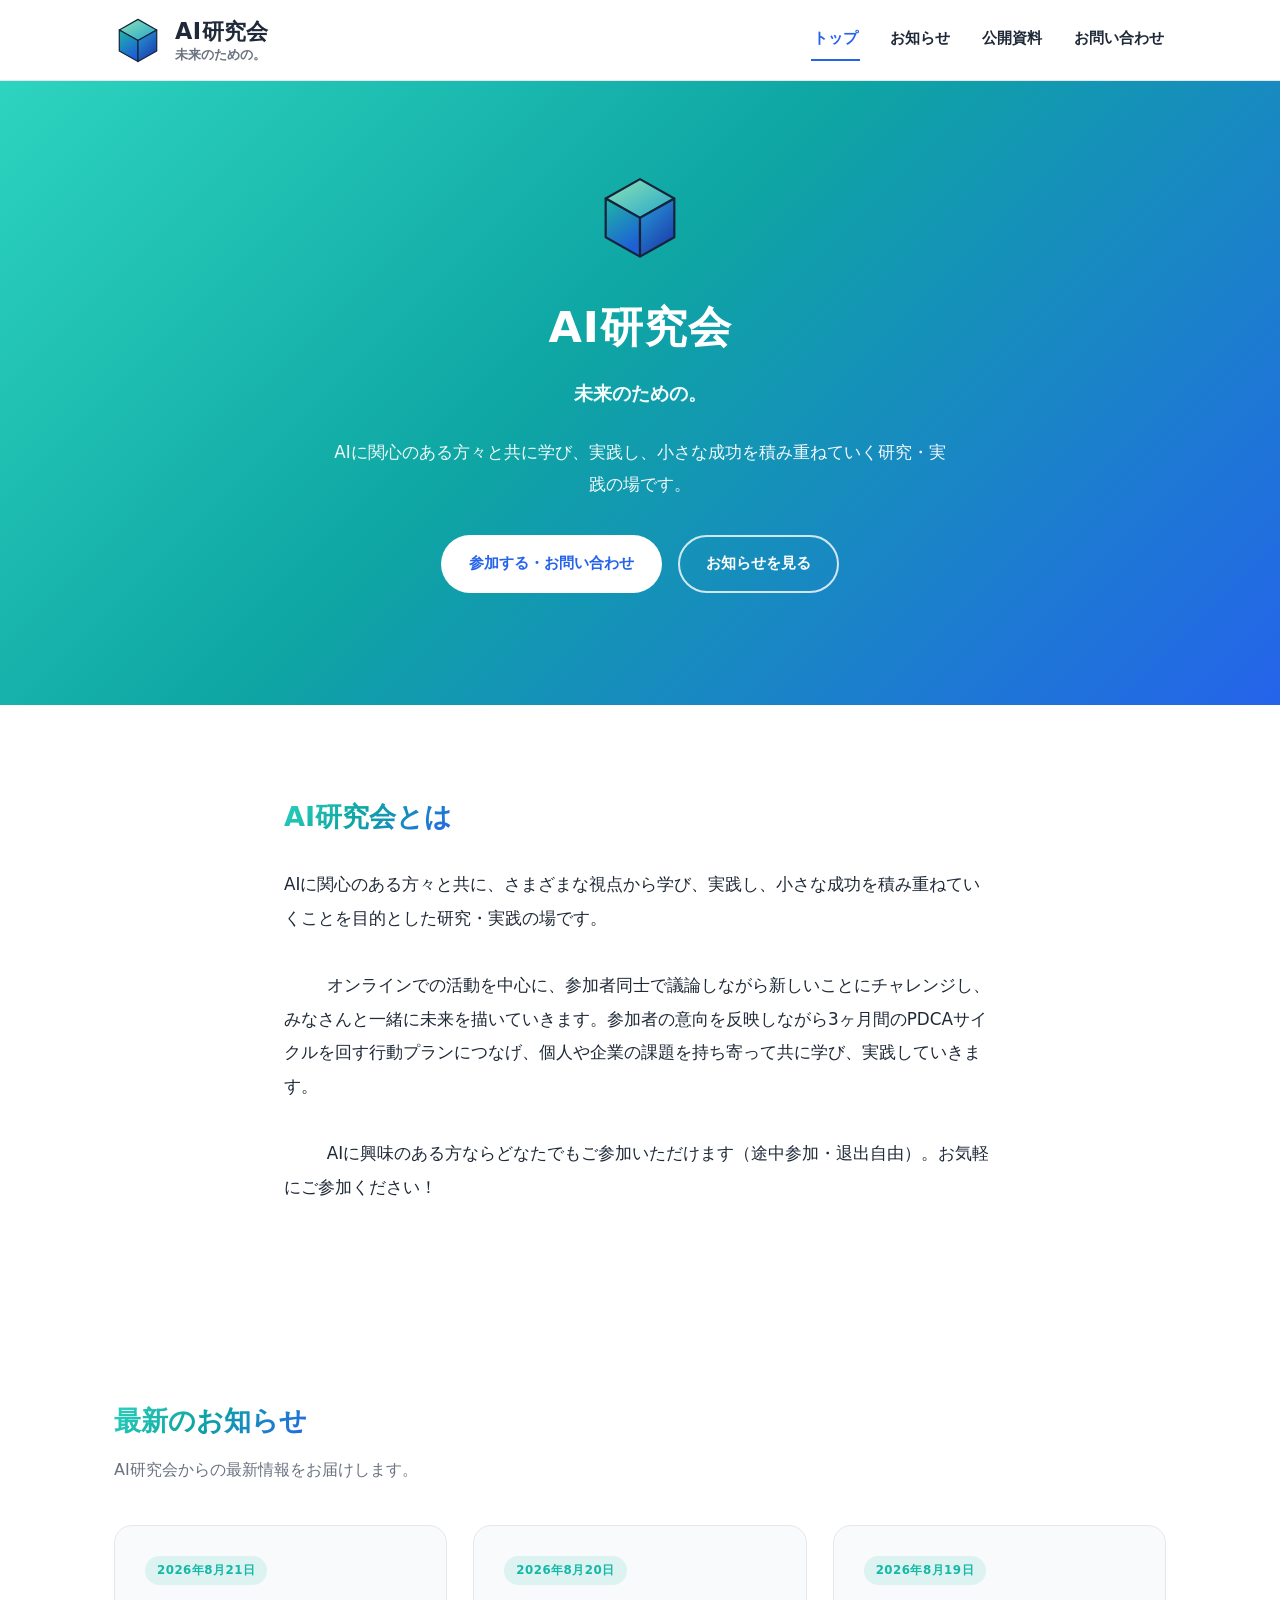
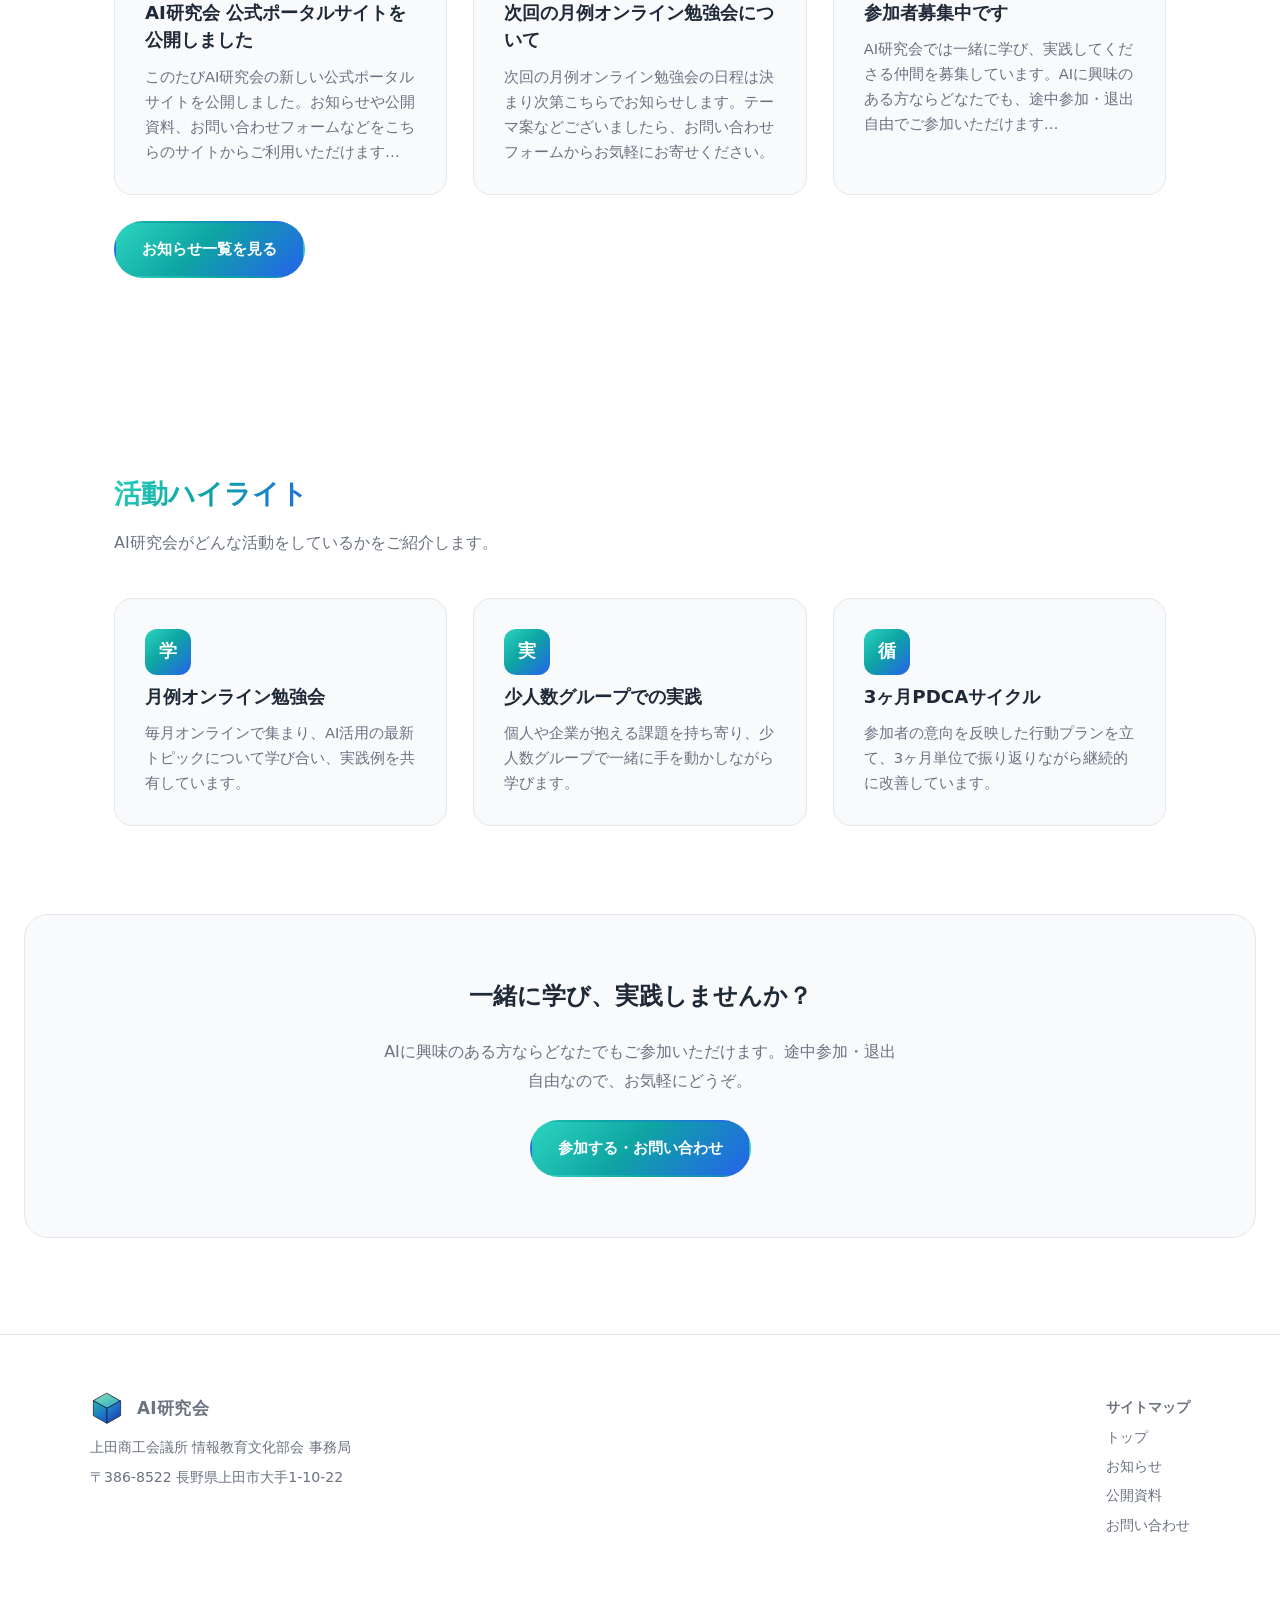
<file: index.html>
<!DOCTYPE html>
<html lang="ja">

<head>
  <meta charset="UTF-8">
  <meta name="viewport" content="width=device-width, initial-scale=1">
  <title>AI研究会 ― 未来のための。</title>
  <meta name="description" content="AIに関心のある方々と共に学び、実践し、小さな成功を積み重ねていくAI研究会の公式サイトです。">
  <link rel="stylesheet" href="css/style.css">
</head>

<body>
  <header class="site-header">
    <div class="header-inner">
      <a class="logo-link" href="index.html">
        <span class="cube-svg">
          <svg width="48" height="48" viewBox="0 0 200 200" aria-hidden="true">
            <defs>
              <linearGradient id="hgtop" x1="0" y1="0" x2="1" y2="1">
                <stop offset="0" stop-color="#8ee3b6" />
                <stop offset="1" stop-color="#22a6c9" />
              </linearGradient>
              <linearGradient id="hgleft" x1="0" y1="0" x2="0.4" y2="1">
                <stop offset="0" stop-color="#1fb7a6" />
                <stop offset="1" stop-color="#1d5fd6" />
              </linearGradient>
              <linearGradient id="hgright" x1="0" y1="0" x2="0.6" y2="1">
                <stop offset="0" stop-color="#279fd9" />
                <stop offset="1" stop-color="#1c3fae" />
              </linearGradient>
            </defs>
            <g stroke="#16233b" stroke-width="5" stroke-linejoin="round" stroke-linecap="round">
              <polygon points="100,14 178,58 100,102 22,58" fill="url(#hgtop)" />
              <polygon points="22,58 100,102 100,190 22,146" fill="url(#hgleft)" />
              <polygon points="178,58 100,102 100,190 178,146" fill="url(#hgright)" />
            </g>
          </svg>
        </span>
        <span class="logo-text">
          <span class="logo-title">AI研究会</span>
          <span class="logo-slogan">未来のための。</span>
        </span>
      </a>
      <nav class="desktop-nav">
        <a href="index.html" class="active">トップ</a>
        <a href="news/index.html">お知らせ</a>
        <a href="documents/index.html">公開資料</a>
        <a href="contact/index.html">お問い合わせ</a>
      </nav>
      <button class="menu-btn" aria-label="メニュー">
        <svg viewBox="0 0 24 24" fill="none" stroke="currentColor" stroke-width="2">
          <line x1="3" y1="6" x2="21" y2="6" />
          <line x1="3" y1="12" x2="21" y2="12" />
          <line x1="3" y1="18" x2="21" y2="18" />
        </svg>
      </button>
    </div>
    <nav class="mobile-nav">
      <a href="index.html" class="active">トップ</a>
      <a href="news/index.html">お知らせ</a>
      <a href="documents/index.html">公開資料</a>
      <a href="contact/index.html">お問い合わせ</a>
    </nav>
  </header>

  <main>
    <section class="hero">
      <div class="hero-inner">
        <span class="cube-svg">
          <svg width="88" height="88" viewBox="0 0 200 200" aria-hidden="true">
            <defs>
              <linearGradient id="herotop" x1="0" y1="0" x2="1" y2="1">
                <stop offset="0" stop-color="#8ee3b6" />
                <stop offset="1" stop-color="#22a6c9" />
              </linearGradient>
              <linearGradient id="heroleft" x1="0" y1="0" x2="0.4" y2="1">
                <stop offset="0" stop-color="#1fb7a6" />
                <stop offset="1" stop-color="#1d5fd6" />
              </linearGradient>
              <linearGradient id="heroright" x1="0" y1="0" x2="0.6" y2="1">
                <stop offset="0" stop-color="#279fd9" />
                <stop offset="1" stop-color="#1c3fae" />
              </linearGradient>
            </defs>
            <g stroke="#16233b" stroke-width="5" stroke-linejoin="round" stroke-linecap="round">
              <polygon points="100,14 178,58 100,102 22,58" fill="url(#herotop)" />
              <polygon points="22,58 100,102 100,190 22,146" fill="url(#heroleft)" />
              <polygon points="178,58 100,102 100,190 178,146" fill="url(#heroright)" />
            </g>
          </svg>
        </span>
        <h1>AI研究会</h1>
        <p class="slogan">未来のための。</p>
        <p class="lead">AIに関心のある方々と共に学び、実践し、小さな成功を積み重ねていく研究・実践の場です。</p>
        <div class="hero-ctas">
          <a class="btn btn-solid" href="contact/index.html">参加する・お問い合わせ</a>
          <a class="btn btn-outline" href="news/index.html">お知らせを見る</a>
        </div>
      </div>
    </section>

    <section class="section section-narrow">
      <h2>AI研究会とは</h2>
      <p class="intro-text">AIに関心のある方々と共に、さまざまな視点から学び、実践し、小さな成功を積み重ねていくことを目的とした研究・実践の場です。

        オンラインでの活動を中心に、参加者同士で議論しながら新しいことにチャレンジし、みなさんと一緒に未来を描いていきます。参加者の意向を反映しながら3ヶ月間のPDCAサイクルを回す行動プランにつなげ、個人や企業の課題を持ち寄って共に学び、実践していきます。

        AIに興味のある方ならどなたでもご参加いただけます（途中参加・退出自由）。お気軽にご参加ください！</p>
    </section>

    <section class="section">
      <h2>最新のお知らせ</h2>
      <p class="section-sub">AI研究会からの最新情報をお届けします。</p>
      <div class="card-grid">
        <a class="card" href="news/1.html">
          <span class="date">2026年8月21日</span>
          <h3>AI研究会 公式ポータルサイトを公開しました</h3>
          <p>このたびAI研究会の新しい公式ポータルサイトを公開しました。お知らせや公開資料、お問い合わせフォームなどをこちらのサイトからご利用いただけます…</p>
        </a>
        <a class="card" href="news/2.html">
          <span class="date">2026年8月20日</span>
          <h3>次回の月例オンライン勉強会について</h3>
          <p>次回の月例オンライン勉強会の日程は決まり次第こちらでお知らせします。テーマ案などございましたら、お問い合わせフォームからお気軽にお寄せください。</p>
        </a>
        <a class="card" href="news/3.html">
          <span class="date">2026年8月19日</span>
          <h3>参加者募集中です</h3>
          <p>AI研究会では一緒に学び、実践してくださる仲間を募集しています。AIに興味のある方ならどなたでも、途中参加・退出自由でご参加いただけます…</p>
        </a>
      </div>
      <p style="margin-top:26px"><a class="btn btn-primary" href="news/index.html">お知らせ一覧を見る</a></p>
    </section>

    <section class="section">
      <h2>活動ハイライト</h2>
      <p class="section-sub">AI研究会がどんな活動をしているかをご紹介します。</p>
      <div class="card-grid">
        <div class="card">
          <div class="highlight-icon">学</div>
          <h3>月例オンライン勉強会</h3>
          <p>毎月オンラインで集まり、AI活用の最新トピックについて学び合い、実践例を共有しています。</p>
        </div>
        <div class="card">
          <div class="highlight-icon">実</div>
          <h3>少人数グループでの実践</h3>
          <p>個人や企業が抱える課題を持ち寄り、少人数グループで一緒に手を動かしながら学びます。</p>
        </div>
        <div class="card">
          <div class="highlight-icon">循</div>
          <h3>3ヶ月PDCAサイクル</h3>
          <p>参加者の意向を反映した行動プランを立て、3ヶ月単位で振り返りながら継続的に改善しています。</p>
        </div>
      </div>
    </section>

    <div class="cta-banner">
      <h2>一緒に学び、実践しませんか？</h2>
      <p>AIに興味のある方ならどなたでもご参加いただけます。途中参加・退出自由なので、お気軽にどうぞ。</p>
      <a class="btn btn-primary" href="contact/index.html">参加する・お問い合わせ</a>
    </div>
  </main>

  <footer class="site-footer">
    <div class="footer-inner">
      <div>
        <a class="logo-link" href="index.html">
          <span class="cube-svg">
            <svg width="34" height="34" viewBox="0 0 200 200" aria-hidden="true">
              <defs>
                <linearGradient id="fgtop" x1="0" y1="0" x2="1" y2="1">
                  <stop offset="0" stop-color="#8ee3b6" />
                  <stop offset="1" stop-color="#22a6c9" />
                </linearGradient>
                <linearGradient id="fgleft" x1="0" y1="0" x2="0.4" y2="1">
                  <stop offset="0" stop-color="#1fb7a6" />
                  <stop offset="1" stop-color="#1d5fd6" />
                </linearGradient>
                <linearGradient id="fgright" x1="0" y1="0" x2="0.6" y2="1">
                  <stop offset="0" stop-color="#279fd9" />
                  <stop offset="1" stop-color="#1c3fae" />
                </linearGradient>
              </defs>
              <g stroke="#16233b" stroke-width="5" stroke-linejoin="round" stroke-linecap="round">
                <polygon points="100,14 178,58 100,102 22,58" fill="url(#fgtop)" />
                <polygon points="22,58 100,102 100,190 22,146" fill="url(#fgleft)" />
                <polygon points="178,58 100,102 100,190 178,146" fill="url(#fgright)" />
              </g>
            </svg>
          </span>
          <span class="logo-text"><span class="logo-title" style="font-size:1.05rem">AI研究会</span></span>
        </a>
        <p>上田商工会議所 情報教育文化部会 事務局</p>
        <p>〒386-8522 長野県上田市大手1-10-22</p>
      </div>
      <div>
        <p><strong>サイトマップ</strong></p>
        <p><a href="index.html">トップ</a></p>
        <p><a href="news/index.html">お知らせ</a></p>
        <p><a href="documents/index.html">公開資料</a></p>
        <p><a href="contact/index.html">お問い合わせ</a></p>
      </div>
    </div>
  </footer>
  <script src="js/main.js"></script>
</body>

</html>
</file>
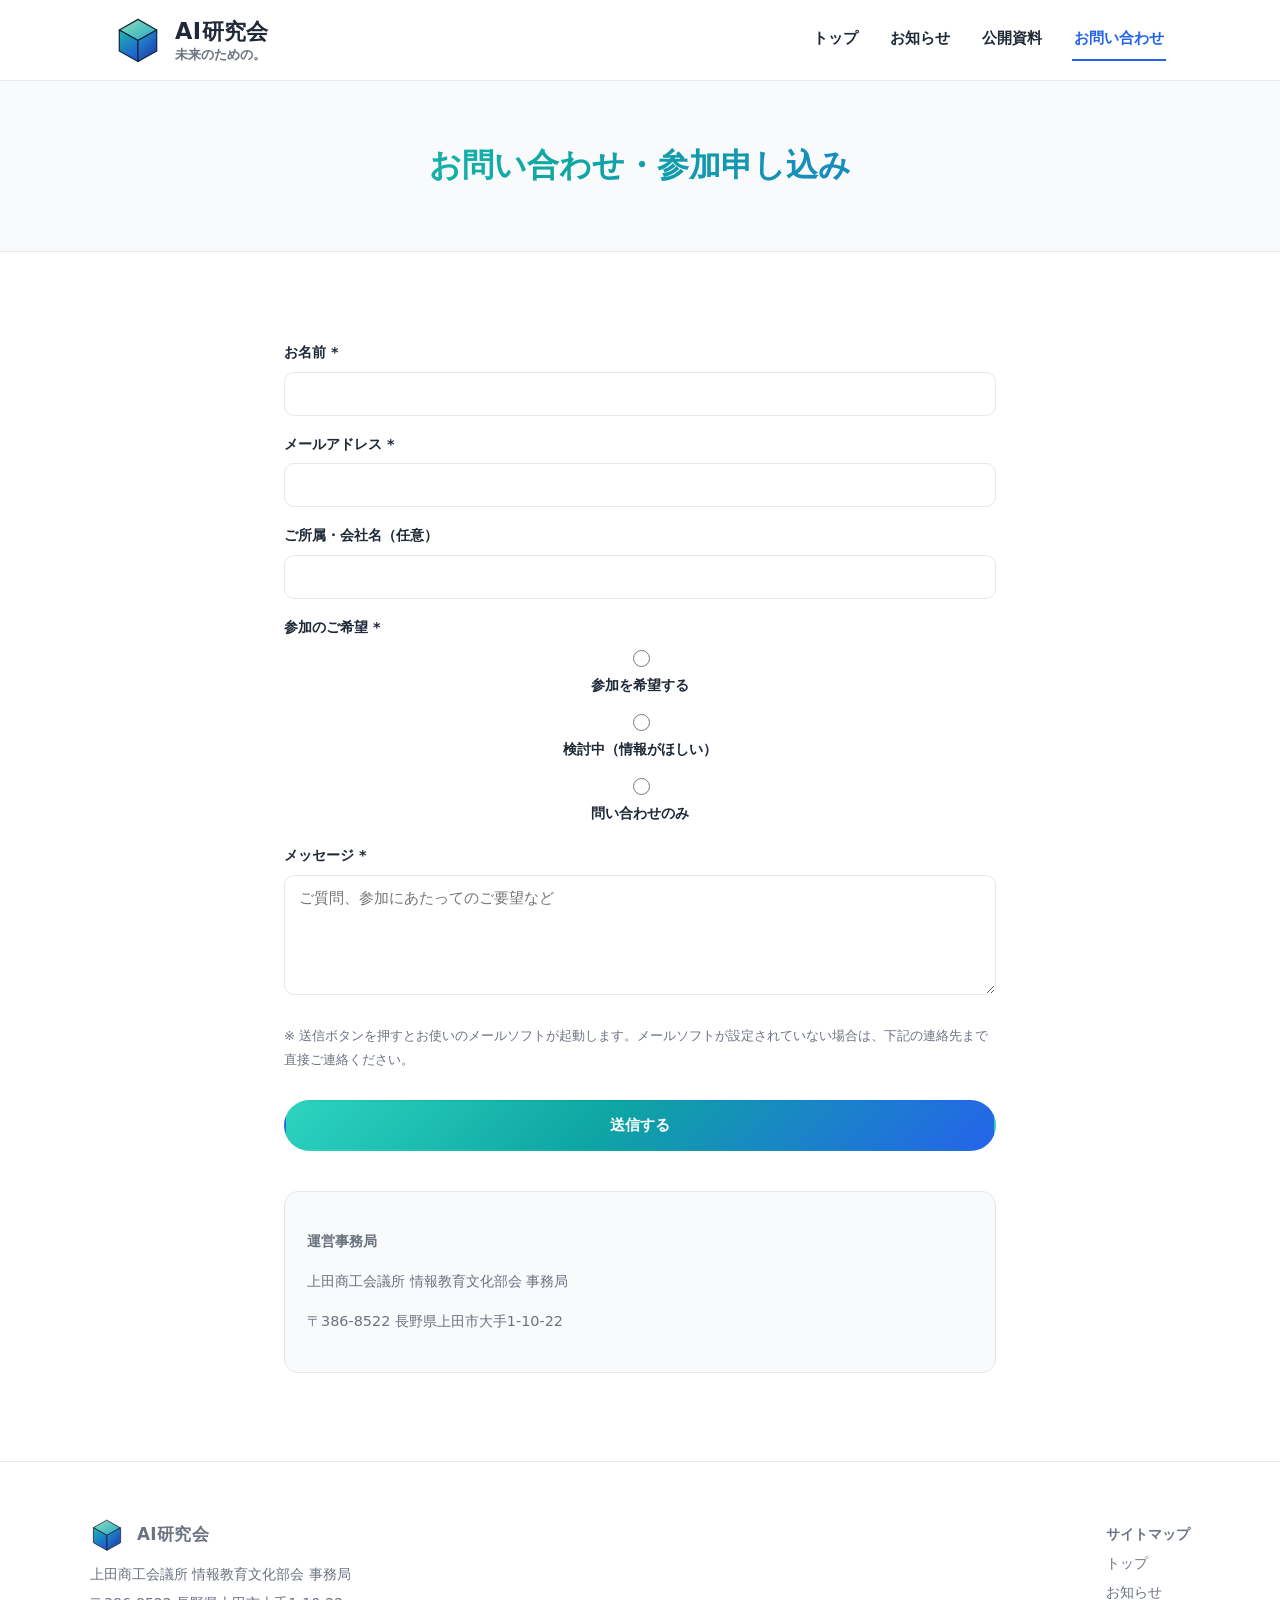
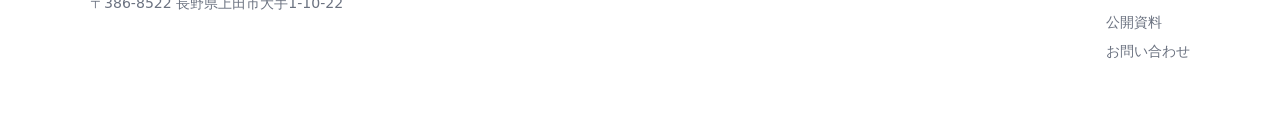
<file: contact/index.html>
<!DOCTYPE html>
<html lang="ja">

<head>
    <meta charset="UTF-8">
    <meta name="viewport" content="width=device-width, initial-scale=1">
    <title>お問い合わせ・参加申し込み ― AI研究会</title>
    <link rel="stylesheet" href="../css/style.css">
</head>

<body>
    <header class="site-header">
        <div class="header-inner">
            <a class="logo-link" href="../index.html">
                <span class="cube-svg">
                    <svg width="48" height="48" viewBox="0 0 200 200" aria-hidden="true">
                        <defs>
                            <linearGradient id="hgtop" x1="0" y1="0" x2="1" y2="1">
                                <stop offset="0" stop-color="#8ee3b6" />
                                <stop offset="1" stop-color="#22a6c9" />
                            </linearGradient>
                            <linearGradient id="hgleft" x1="0" y1="0" x2="0.4" y2="1">
                                <stop offset="0" stop-color="#1fb7a6" />
                                <stop offset="1" stop-color="#1d5fd6" />
                            </linearGradient>
                            <linearGradient id="hgright" x1="0" y1="0" x2="0.6" y2="1">
                                <stop offset="0" stop-color="#279fd9" />
                                <stop offset="1" stop-color="#1c3fae" />
                            </linearGradient>
                        </defs>
                        <g stroke="#16233b" stroke-width="5" stroke-linejoin="round" stroke-linecap="round">
                            <polygon points="100,14 178,58 100,102 22,58" fill="url(#hgtop)" />
                            <polygon points="22,58 100,102 100,190 22,146" fill="url(#hgleft)" />
                            <polygon points="178,58 100,102 100,190 178,146" fill="url(#hgright)" />
                        </g>
                    </svg>
                </span>
                <span class="logo-text">
                    <span class="logo-title">AI研究会</span>
                    <span class="logo-slogan">未来のための。</span>
                </span>
            </a>
            <nav class="desktop-nav">
                <a href="../index.html">トップ</a>
                <a href="../news/index.html">お知らせ</a>
                <a href="../documents/index.html">公開資料</a>
                <a href="index.html" class="active">お問い合わせ</a>
            </nav>
            <button class="menu-btn" aria-label="メニュー">
                <svg viewBox="0 0 24 24" fill="none" stroke="currentColor" stroke-width="2">
                    <line x1="3" y1="6" x2="21" y2="6" />
                    <line x1="3" y1="12" x2="21" y2="12" />
                    <line x1="3" y1="18" x2="21" y2="18" />
                </svg>
            </button>
        </div>
        <nav class="mobile-nav">
            <a href="../index.html">トップ</a>
            <a href="../news/index.html">お知らせ</a>
            <a href="../documents/index.html">公開資料</a>
            <a href="index.html" class="active">お問い合わせ</a>
        </nav>
    </header>

    <main>
        <div class="page-header">
            <h1>お問い合わせ・参加申し込み</h1>
        </div>
        <section class="section section-narrow">
            <!--
      このサイトは静的サイト（Cloudflare Pages）なのでサーバー処理はできません。
      下記フォームは mailto: で送信する簡易版です。実運用では、
      1) action の宛先メールアドレスを実際のものに変更するか、
      2) Formspree ( https://formspree.io/ ) 等のフォーム送信サービスの action URL に差し替えるか、
      3) Cloudflare Pages Functions ( /functions/api/contact.js ) を追加してAPI化する
      ことをおすすめします。詳しくは README.md を参照してください。
    -->
            <form class="contact-form" action="mailto:info@ai-kenkyukai.example.jp" method="POST" enctype="text/plain">
                <label>お名前 *
                    <input name="name" type="text" required>
                </label>
                <label>メールアドレス *
                    <input name="email" type="email" required>
                </label>
                <label>ご所属・会社名（任意）
                    <input name="affiliation" type="text">
                </label>
                <fieldset class="radio-group">
                    <legend>参加のご希望 *</legend>
                    <label class="radio-option"><input type="radio" name="participation" value="参加を希望する" required>
                        参加を希望する</label>
                    <label class="radio-option"><input type="radio" name="participation" value="検討中（情報がほしい）">
                        検討中（情報がほしい）</label>
                    <label class="radio-option"><input type="radio" name="participation" value="問い合わせのみ">
                        問い合わせのみ</label>
                </fieldset>
                <label>メッセージ *
                    <textarea name="message" required placeholder="ご質問、参加にあたってのご要望など"></textarea>
                </label>
                <p class="form-note">※ 送信ボタンを押すとお使いのメールソフトが起動します。メールソフトが設定されていない場合は、下記の連絡先まで直接ご連絡ください。</p>
                <button class="btn btn-primary" type="submit">送信する</button>
            </form>

            <div class="contact-info-box">
                <p><strong>運営事務局</strong></p>
                <p>上田商工会議所 情報教育文化部会 事務局</p>
                <p>〒386-8522 長野県上田市大手1-10-22</p>
            </div>
        </section>
    </main>

    <footer class="site-footer">
        <div class="footer-inner">
            <div>
                <a class="logo-link" href="../index.html">
                    <span class="cube-svg">
                        <svg width="34" height="34" viewBox="0 0 200 200" aria-hidden="true">
                            <defs>
                                <linearGradient id="fgtop" x1="0" y1="0" x2="1" y2="1">
                                    <stop offset="0" stop-color="#8ee3b6" />
                                    <stop offset="1" stop-color="#22a6c9" />
                                </linearGradient>
                                <linearGradient id="fgleft" x1="0" y1="0" x2="0.4" y2="1">
                                    <stop offset="0" stop-color="#1fb7a6" />
                                    <stop offset="1" stop-color="#1d5fd6" />
                                </linearGradient>
                                <linearGradient id="fgright" x1="0" y1="0" x2="0.6" y2="1">
                                    <stop offset="0" stop-color="#279fd9" />
                                    <stop offset="1" stop-color="#1c3fae" />
                                </linearGradient>
                            </defs>
                            <g stroke="#16233b" stroke-width="5" stroke-linejoin="round" stroke-linecap="round">
                                <polygon points="100,14 178,58 100,102 22,58" fill="url(#fgtop)" />
                                <polygon points="22,58 100,102 100,190 22,146" fill="url(#fgleft)" />
                                <polygon points="178,58 100,102 100,190 178,146" fill="url(#fgright)" />
                            </g>
                        </svg>
                    </span>
                    <span class="logo-text"><span class="logo-title" style="font-size:1.05rem">AI研究会</span></span>
                </a>
                <p>上田商工会議所 情報教育文化部会 事務局</p>
                <p>〒386-8522 長野県上田市大手1-10-22</p>
            </div>
            <div>
                <p><strong>サイトマップ</strong></p>
                <p><a href="../index.html">トップ</a></p>
                <p><a href="../news/index.html">お知らせ</a></p>
                <p><a href="../documents/index.html">公開資料</a></p>
                <p><a href="index.html">お問い合わせ</a></p>
            </div>
        </div>
    </footer>
    <script src="../js/main.js"></script>
</body>

</html>
</file>
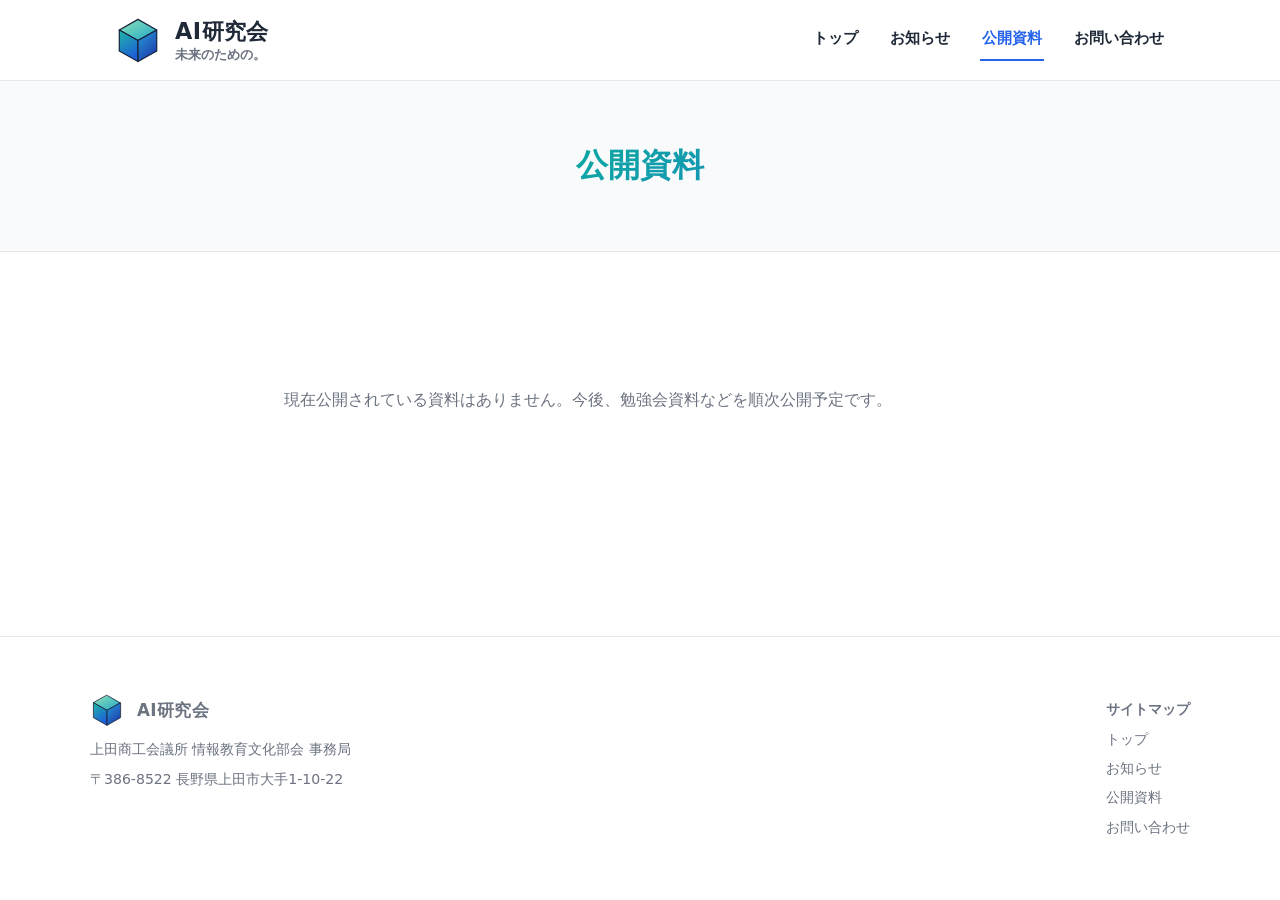
<file: documents/index.html>
<!DOCTYPE html>
<html lang="ja">
<head>
<meta charset="UTF-8">
<meta name="viewport" content="width=device-width, initial-scale=1">
<title>公開資料 ― AI研究会</title>
<link rel="stylesheet" href="../css/style.css">
</head>
<body>
<header class="site-header">
  <div class="header-inner">
    <a class="logo-link" href="../index.html">
      <span class="cube-svg">
        <svg width="48" height="48" viewBox="0 0 200 200" aria-hidden="true">
          <defs>
            <linearGradient id="hgtop" x1="0" y1="0" x2="1" y2="1"><stop offset="0" stop-color="#8ee3b6"/><stop offset="1" stop-color="#22a6c9"/></linearGradient>
            <linearGradient id="hgleft" x1="0" y1="0" x2="0.4" y2="1"><stop offset="0" stop-color="#1fb7a6"/><stop offset="1" stop-color="#1d5fd6"/></linearGradient>
            <linearGradient id="hgright" x1="0" y1="0" x2="0.6" y2="1"><stop offset="0" stop-color="#279fd9"/><stop offset="1" stop-color="#1c3fae"/></linearGradient>
          </defs>
          <g stroke="#16233b" stroke-width="5" stroke-linejoin="round" stroke-linecap="round">
            <polygon points="100,14 178,58 100,102 22,58" fill="url(#hgtop)"/>
            <polygon points="22,58 100,102 100,190 22,146" fill="url(#hgleft)"/>
            <polygon points="178,58 100,102 100,190 178,146" fill="url(#hgright)"/>
          </g>
        </svg>
      </span>
      <span class="logo-text">
        <span class="logo-title">AI研究会</span>
        <span class="logo-slogan">未来のための。</span>
      </span>
    </a>
    <nav class="desktop-nav">
      <a href="../index.html">トップ</a>
      <a href="../news/index.html">お知らせ</a>
      <a href="index.html" class="active">公開資料</a>
      <a href="../contact/index.html">お問い合わせ</a>
    </nav>
    <button class="menu-btn" aria-label="メニュー">
      <svg viewBox="0 0 24 24" fill="none" stroke="currentColor" stroke-width="2"><line x1="3" y1="6" x2="21" y2="6"/><line x1="3" y1="12" x2="21" y2="12"/><line x1="3" y1="18" x2="21" y2="18"/></svg>
    </button>
  </div>
  <nav class="mobile-nav">
    <a href="../index.html">トップ</a>
    <a href="../news/index.html">お知らせ</a>
    <a href="index.html" class="active">公開資料</a>
    <a href="../contact/index.html">お問い合わせ</a>
  </nav>
</header>

<main>
  <div class="page-header"><h1>公開資料</h1></div>
  <section class="section section-narrow">
    <!--
      現在、公開されている資料はまだありません。
      資料を追加する場合は下記のような doc-item ブロックを追加してください（PDF等を
      documents/files/ に置き、href をそのパスにするだけです）。

      <div class="doc-item">
        <div class="doc-ext">PDF</div>
        <div class="meta">
          <h3>資料タイトル</h3>
          <p>資料の説明文</p>
          <span class="date" style="margin-top:8px">2026年1月1日</span>
        </div>
        <a class="btn btn-primary" href="files/example.pdf" download>ダウンロード</a>
      </div>
    -->
    <p class="empty-note">現在公開されている資料はありません。今後、勉強会資料などを順次公開予定です。</p>
  </section>
</main>

<footer class="site-footer">
  <div class="footer-inner">
    <div>
      <a class="logo-link" href="../index.html">
        <span class="cube-svg">
          <svg width="34" height="34" viewBox="0 0 200 200" aria-hidden="true">
            <defs>
              <linearGradient id="fgtop" x1="0" y1="0" x2="1" y2="1"><stop offset="0" stop-color="#8ee3b6"/><stop offset="1" stop-color="#22a6c9"/></linearGradient>
              <linearGradient id="fgleft" x1="0" y1="0" x2="0.4" y2="1"><stop offset="0" stop-color="#1fb7a6"/><stop offset="1" stop-color="#1d5fd6"/></linearGradient>
              <linearGradient id="fgright" x1="0" y1="0" x2="0.6" y2="1"><stop offset="0" stop-color="#279fd9"/><stop offset="1" stop-color="#1c3fae"/></linearGradient>
            </defs>
            <g stroke="#16233b" stroke-width="5" stroke-linejoin="round" stroke-linecap="round">
              <polygon points="100,14 178,58 100,102 22,58" fill="url(#fgtop)"/>
              <polygon points="22,58 100,102 100,190 22,146" fill="url(#fgleft)"/>
              <polygon points="178,58 100,102 100,190 178,146" fill="url(#fgright)"/>
            </g>
          </svg>
        </span>
        <span class="logo-text"><span class="logo-title" style="font-size:1.05rem">AI研究会</span></span>
      </a>
      <p>上田商工会議所 情報教育文化部会 事務局</p>
      <p>〒386-8522 長野県上田市大手1-10-22</p>
    </div>
    <div>
      <p><strong>サイトマップ</strong></p>
      <p><a href="../index.html">トップ</a></p>
      <p><a href="../news/index.html">お知らせ</a></p>
      <p><a href="index.html">公開資料</a></p>
      <p><a href="../contact/index.html">お問い合わせ</a></p>
    </div>
  </div>
</footer>
<script src="../js/main.js"></script>
</body>
</html>
</file>
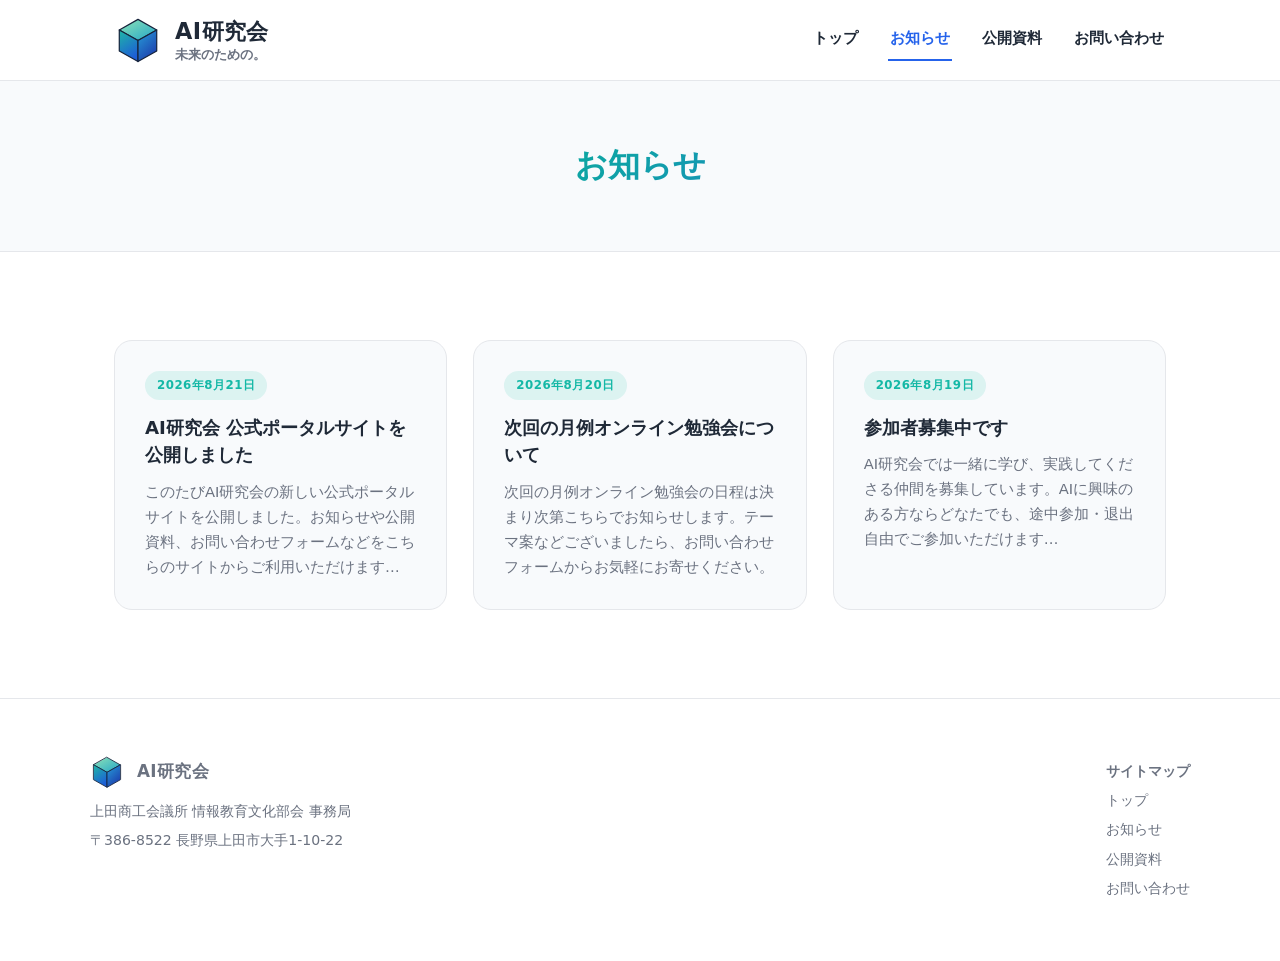
<file: news/index.html>
<!DOCTYPE html>
<html lang="ja">

<head>
    <meta charset="UTF-8">
    <meta name="viewport" content="width=device-width, initial-scale=1">
    <title>お知らせ ― AI研究会</title>
    <link rel="stylesheet" href="../css/style.css">
</head>

<body>
    <header class="site-header">
        <div class="header-inner">
            <a class="logo-link" href="../index.html">
                <span class="cube-svg">
                    <svg width="48" height="48" viewBox="0 0 200 200" aria-hidden="true">
                        <defs>
                            <linearGradient id="hgtop" x1="0" y1="0" x2="1" y2="1">
                                <stop offset="0" stop-color="#8ee3b6" />
                                <stop offset="1" stop-color="#22a6c9" />
                            </linearGradient>
                            <linearGradient id="hgleft" x1="0" y1="0" x2="0.4" y2="1">
                                <stop offset="0" stop-color="#1fb7a6" />
                                <stop offset="1" stop-color="#1d5fd6" />
                            </linearGradient>
                            <linearGradient id="hgright" x1="0" y1="0" x2="0.6" y2="1">
                                <stop offset="0" stop-color="#279fd9" />
                                <stop offset="1" stop-color="#1c3fae" />
                            </linearGradient>
                        </defs>
                        <g stroke="#16233b" stroke-width="5" stroke-linejoin="round" stroke-linecap="round">
                            <polygon points="100,14 178,58 100,102 22,58" fill="url(#hgtop)" />
                            <polygon points="22,58 100,102 100,190 22,146" fill="url(#hgleft)" />
                            <polygon points="178,58 100,102 100,190 178,146" fill="url(#hgright)" />
                        </g>
                    </svg>
                </span>
                <span class="logo-text">
                    <span class="logo-title">AI研究会</span>
                    <span class="logo-slogan">未来のための。</span>
                </span>
            </a>
            <nav class="desktop-nav">
                <a href="../index.html">トップ</a>
                <a href="index.html" class="active">お知らせ</a>
                <a href="../documents/index.html">公開資料</a>
                <a href="../contact/index.html">お問い合わせ</a>
            </nav>
            <button class="menu-btn" aria-label="メニュー">
                <svg viewBox="0 0 24 24" fill="none" stroke="currentColor" stroke-width="2">
                    <line x1="3" y1="6" x2="21" y2="6" />
                    <line x1="3" y1="12" x2="21" y2="12" />
                    <line x1="3" y1="18" x2="21" y2="18" />
                </svg>
            </button>
        </div>
        <nav class="mobile-nav">
            <a href="../index.html">トップ</a>
            <a href="index.html" class="active">お知らせ</a>
            <a href="../documents/index.html">公開資料</a>
            <a href="../contact/index.html">お問い合わせ</a>
        </nav>
    </header>

    <main>
        <div class="page-header">
            <h1>お知らせ</h1>
        </div>
        <section class="section">
            <div class="card-grid">
                <a class="card" href="1.html">
                    <span class="date">2026年8月21日</span>
                    <h3>AI研究会 公式ポータルサイトを公開しました</h3>
                    <p>このたびAI研究会の新しい公式ポータルサイトを公開しました。お知らせや公開資料、お問い合わせフォームなどをこちらのサイトからご利用いただけます…</p>
                </a>
                <a class="card" href="2.html">
                    <span class="date">2026年8月20日</span>
                    <h3>次回の月例オンライン勉強会について</h3>
                    <p>次回の月例オンライン勉強会の日程は決まり次第こちらでお知らせします。テーマ案などございましたら、お問い合わせフォームからお気軽にお寄せください。</p>
                </a>
                <a class="card" href="3.html">
                    <span class="date">2026年8月19日</span>
                    <h3>参加者募集中です</h3>
                    <p>AI研究会では一緒に学び、実践してくださる仲間を募集しています。AIに興味のある方ならどなたでも、途中参加・退出自由でご参加いただけます…</p>
                </a>
            </div>
        </section>
    </main>

    <footer class="site-footer">
        <div class="footer-inner">
            <div>
                <a class="logo-link" href="../index.html">
                    <span class="cube-svg">
                        <svg width="34" height="34" viewBox="0 0 200 200" aria-hidden="true">
                            <defs>
                                <linearGradient id="fgtop" x1="0" y1="0" x2="1" y2="1">
                                    <stop offset="0" stop-color="#8ee3b6" />
                                    <stop offset="1" stop-color="#22a6c9" />
                                </linearGradient>
                                <linearGradient id="fgleft" x1="0" y1="0" x2="0.4" y2="1">
                                    <stop offset="0" stop-color="#1fb7a6" />
                                    <stop offset="1" stop-color="#1d5fd6" />
                                </linearGradient>
                                <linearGradient id="fgright" x1="0" y1="0" x2="0.6" y2="1">
                                    <stop offset="0" stop-color="#279fd9" />
                                    <stop offset="1" stop-color="#1c3fae" />
                                </linearGradient>
                            </defs>
                            <g stroke="#16233b" stroke-width="5" stroke-linejoin="round" stroke-linecap="round">
                                <polygon points="100,14 178,58 100,102 22,58" fill="url(#fgtop)" />
                                <polygon points="22,58 100,102 100,190 22,146" fill="url(#fgleft)" />
                                <polygon points="178,58 100,102 100,190 178,146" fill="url(#fgright)" />
                            </g>
                        </svg>
                    </span>
                    <span class="logo-text"><span class="logo-title" style="font-size:1.05rem">AI研究会</span></span>
                </a>
                <p>上田商工会議所 情報教育文化部会 事務局</p>
                <p>〒386-8522 長野県上田市大手1-10-22</p>
            </div>
            <div>
                <p><strong>サイトマップ</strong></p>
                <p><a href="../index.html">トップ</a></p>
                <p><a href="index.html">お知らせ</a></p>
                <p><a href="../documents/index.html">公開資料</a></p>
                <p><a href="../contact/index.html">お問い合わせ</a></p>
            </div>
        </div>
    </footer>
    <script src="../js/main.js"></script>
</body>

</html>
</file>
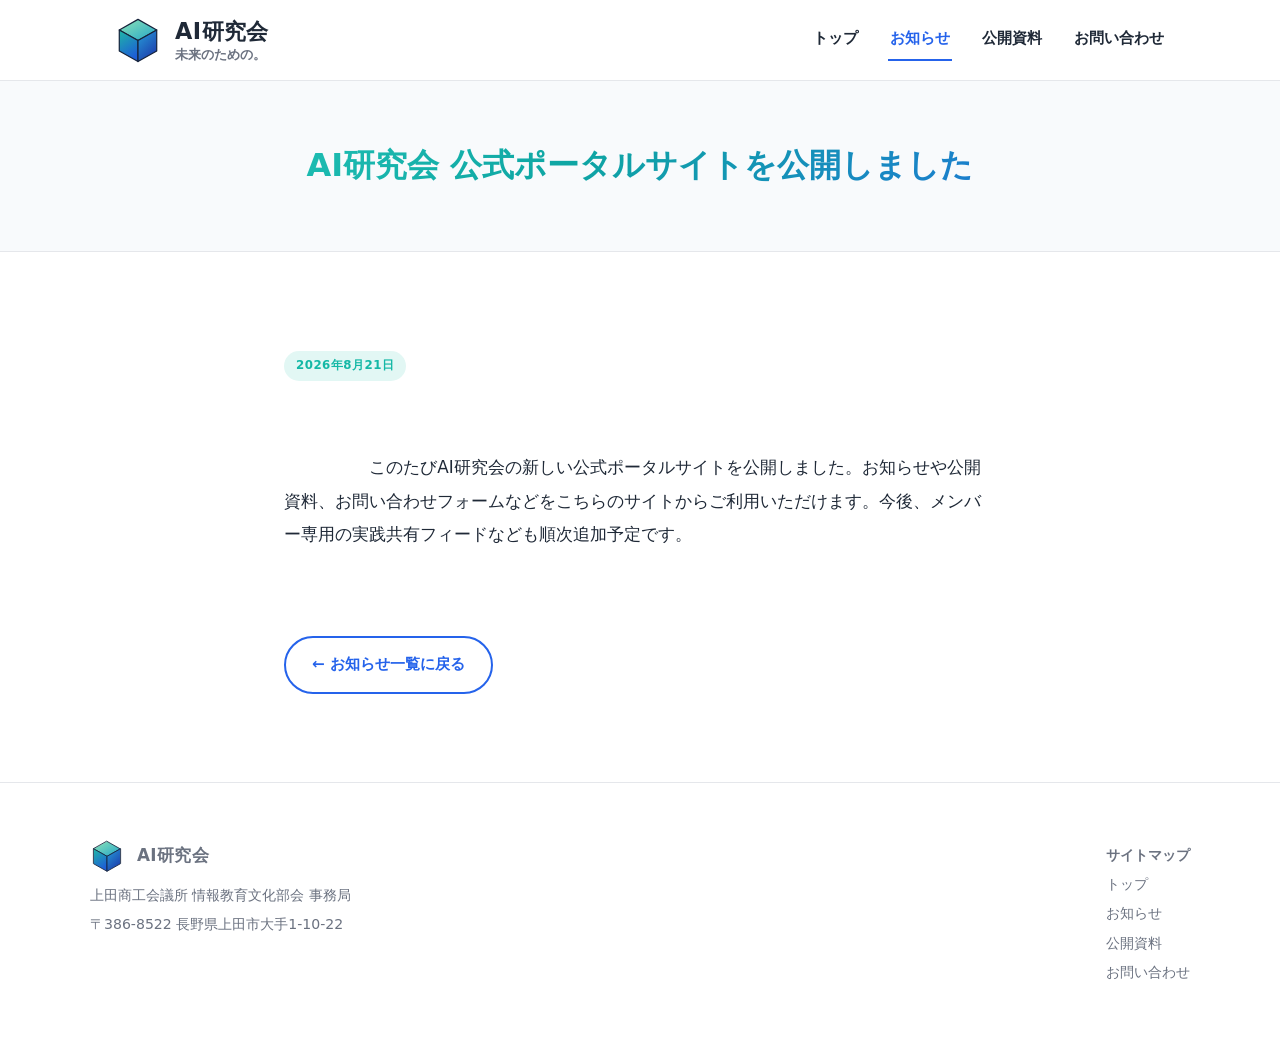
<file: news/1.html>
<!DOCTYPE html>
<html lang="ja">

<head>
    <meta charset="UTF-8">
    <meta name="viewport" content="width=device-width, initial-scale=1">
    <title>AI研究会 公式ポータルサイトを公開しました ― AI研究会</title>
    <link rel="stylesheet" href="../css/style.css">
</head>

<body>
    <header class="site-header">
        <div class="header-inner">
            <a class="logo-link" href="../index.html">
                <span class="cube-svg">
                    <svg width="48" height="48" viewBox="0 0 200 200" aria-hidden="true">
                        <defs>
                            <linearGradient id="hgtop" x1="0" y1="0" x2="1" y2="1">
                                <stop offset="0" stop-color="#8ee3b6" />
                                <stop offset="1" stop-color="#22a6c9" />
                            </linearGradient>
                            <linearGradient id="hgleft" x1="0" y1="0" x2="0.4" y2="1">
                                <stop offset="0" stop-color="#1fb7a6" />
                                <stop offset="1" stop-color="#1d5fd6" />
                            </linearGradient>
                            <linearGradient id="hgright" x1="0" y1="0" x2="0.6" y2="1">
                                <stop offset="0" stop-color="#279fd9" />
                                <stop offset="1" stop-color="#1c3fae" />
                            </linearGradient>
                        </defs>
                        <g stroke="#16233b" stroke-width="5" stroke-linejoin="round" stroke-linecap="round">
                            <polygon points="100,14 178,58 100,102 22,58" fill="url(#hgtop)" />
                            <polygon points="22,58 100,102 100,190 22,146" fill="url(#hgleft)" />
                            <polygon points="178,58 100,102 100,190 178,146" fill="url(#hgright)" />
                        </g>
                    </svg>
                </span>
                <span class="logo-text">
                    <span class="logo-title">AI研究会</span>
                    <span class="logo-slogan">未来のための。</span>
                </span>
            </a>
            <nav class="desktop-nav">
                <a href="../index.html">トップ</a>
                <a href="index.html" class="active">お知らせ</a>
                <a href="../documents/index.html">公開資料</a>
                <a href="../contact/index.html">お問い合わせ</a>
            </nav>
            <button class="menu-btn" aria-label="メニュー">
                <svg viewBox="0 0 24 24" fill="none" stroke="currentColor" stroke-width="2">
                    <line x1="3" y1="6" x2="21" y2="6" />
                    <line x1="3" y1="12" x2="21" y2="12" />
                    <line x1="3" y1="18" x2="21" y2="18" />
                </svg>
            </button>
        </div>
        <nav class="mobile-nav">
            <a href="../index.html">トップ</a>
            <a href="index.html" class="active">お知らせ</a>
            <a href="../documents/index.html">公開資料</a>
            <a href="../contact/index.html">お問い合わせ</a>
        </nav>
    </header>

    <main>
        <div class="page-header">
            <h1>AI研究会 公式ポータルサイトを公開しました</h1>
        </div>
        <section class="section section-narrow">
            <p class="date" style="margin-bottom:20px;display:inline-block">2026年8月21日</p>
            <p class="intro-text">
                このたびAI研究会の新しい公式ポータルサイトを公開しました。お知らせや公開資料、お問い合わせフォームなどをこちらのサイトからご利用いただけます。今後、メンバー専用の実践共有フィードなども順次追加予定です。
            </p>
            <a class="btn btn-outline-blue back-link" href="index.html">← お知らせ一覧に戻る</a>
        </section>
    </main>

    <footer class="site-footer">
        <div class="footer-inner">
            <div>
                <a class="logo-link" href="../index.html">
                    <span class="cube-svg">
                        <svg width="34" height="34" viewBox="0 0 200 200" aria-hidden="true">
                            <defs>
                                <linearGradient id="fgtop" x1="0" y1="0" x2="1" y2="1">
                                    <stop offset="0" stop-color="#8ee3b6" />
                                    <stop offset="1" stop-color="#22a6c9" />
                                </linearGradient>
                                <linearGradient id="fgleft" x1="0" y1="0" x2="0.4" y2="1">
                                    <stop offset="0" stop-color="#1fb7a6" />
                                    <stop offset="1" stop-color="#1d5fd6" />
                                </linearGradient>
                                <linearGradient id="fgright" x1="0" y1="0" x2="0.6" y2="1">
                                    <stop offset="0" stop-color="#279fd9" />
                                    <stop offset="1" stop-color="#1c3fae" />
                                </linearGradient>
                            </defs>
                            <g stroke="#16233b" stroke-width="5" stroke-linejoin="round" stroke-linecap="round">
                                <polygon points="100,14 178,58 100,102 22,58" fill="url(#fgtop)" />
                                <polygon points="22,58 100,102 100,190 22,146" fill="url(#fgleft)" />
                                <polygon points="178,58 100,102 100,190 178,146" fill="url(#fgright)" />
                            </g>
                        </svg>
                    </span>
                    <span class="logo-text"><span class="logo-title" style="font-size:1.05rem">AI研究会</span></span>
                </a>
                <p>上田商工会議所 情報教育文化部会 事務局</p>
                <p>〒386-8522 長野県上田市大手1-10-22</p>
            </div>
            <div>
                <p><strong>サイトマップ</strong></p>
                <p><a href="../index.html">トップ</a></p>
                <p><a href="index.html">お知らせ</a></p>
                <p><a href="../documents/index.html">公開資料</a></p>
                <p><a href="../contact/index.html">お問い合わせ</a></p>
            </div>
        </div>
    </footer>
    <script src="../js/main.js"></script>
</body>

</html>
</file>
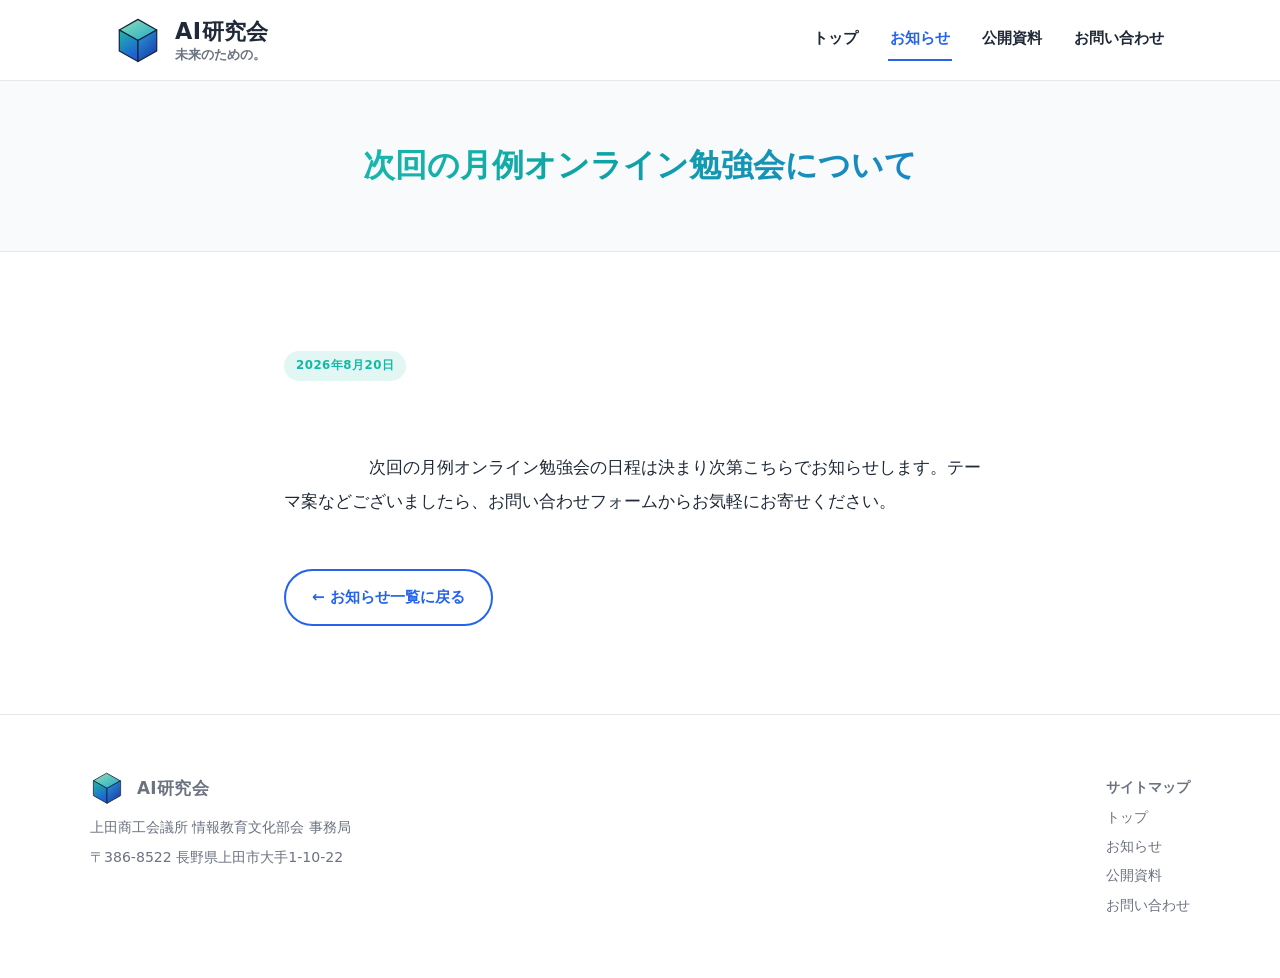
<file: news/2.html>
<!DOCTYPE html>
<html lang="ja">

<head>
    <meta charset="UTF-8">
    <meta name="viewport" content="width=device-width, initial-scale=1">
    <title>次回の月例オンライン勉強会について ― AI研究会</title>
    <link rel="stylesheet" href="../css/style.css">
</head>

<body>
    <header class="site-header">
        <div class="header-inner">
            <a class="logo-link" href="../index.html">
                <span class="cube-svg">
                    <svg width="48" height="48" viewBox="0 0 200 200" aria-hidden="true">
                        <defs>
                            <linearGradient id="hgtop" x1="0" y1="0" x2="1" y2="1">
                                <stop offset="0" stop-color="#8ee3b6" />
                                <stop offset="1" stop-color="#22a6c9" />
                            </linearGradient>
                            <linearGradient id="hgleft" x1="0" y1="0" x2="0.4" y2="1">
                                <stop offset="0" stop-color="#1fb7a6" />
                                <stop offset="1" stop-color="#1d5fd6" />
                            </linearGradient>
                            <linearGradient id="hgright" x1="0" y1="0" x2="0.6" y2="1">
                                <stop offset="0" stop-color="#279fd9" />
                                <stop offset="1" stop-color="#1c3fae" />
                            </linearGradient>
                        </defs>
                        <g stroke="#16233b" stroke-width="5" stroke-linejoin="round" stroke-linecap="round">
                            <polygon points="100,14 178,58 100,102 22,58" fill="url(#hgtop)" />
                            <polygon points="22,58 100,102 100,190 22,146" fill="url(#hgleft)" />
                            <polygon points="178,58 100,102 100,190 178,146" fill="url(#hgright)" />
                        </g>
                    </svg>
                </span>
                <span class="logo-text">
                    <span class="logo-title">AI研究会</span>
                    <span class="logo-slogan">未来のための。</span>
                </span>
            </a>
            <nav class="desktop-nav">
                <a href="../index.html">トップ</a>
                <a href="index.html" class="active">お知らせ</a>
                <a href="../documents/index.html">公開資料</a>
                <a href="../contact/index.html">お問い合わせ</a>
            </nav>
            <button class="menu-btn" aria-label="メニュー">
                <svg viewBox="0 0 24 24" fill="none" stroke="currentColor" stroke-width="2">
                    <line x1="3" y1="6" x2="21" y2="6" />
                    <line x1="3" y1="12" x2="21" y2="12" />
                    <line x1="3" y1="18" x2="21" y2="18" />
                </svg>
            </button>
        </div>
        <nav class="mobile-nav">
            <a href="../index.html">トップ</a>
            <a href="index.html" class="active">お知らせ</a>
            <a href="../documents/index.html">公開資料</a>
            <a href="../contact/index.html">お問い合わせ</a>
        </nav>
    </header>

    <main>
        <div class="page-header">
            <h1>次回の月例オンライン勉強会について</h1>
        </div>
        <section class="section section-narrow">
            <p class="date" style="margin-bottom:20px;display:inline-block">2026年8月20日</p>
            <p class="intro-text">
                次回の月例オンライン勉強会の日程は決まり次第こちらでお知らせします。テーマ案などございましたら、お問い合わせフォームからお気軽にお寄せください。 </p>
            <a class="btn btn-outline-blue back-link" href="index.html">← お知らせ一覧に戻る</a>
        </section>
    </main>

    <footer class="site-footer">
        <div class="footer-inner">
            <div>
                <a class="logo-link" href="../index.html">
                    <span class="cube-svg">
                        <svg width="34" height="34" viewBox="0 0 200 200" aria-hidden="true">
                            <defs>
                                <linearGradient id="fgtop" x1="0" y1="0" x2="1" y2="1">
                                    <stop offset="0" stop-color="#8ee3b6" />
                                    <stop offset="1" stop-color="#22a6c9" />
                                </linearGradient>
                                <linearGradient id="fgleft" x1="0" y1="0" x2="0.4" y2="1">
                                    <stop offset="0" stop-color="#1fb7a6" />
                                    <stop offset="1" stop-color="#1d5fd6" />
                                </linearGradient>
                                <linearGradient id="fgright" x1="0" y1="0" x2="0.6" y2="1">
                                    <stop offset="0" stop-color="#279fd9" />
                                    <stop offset="1" stop-color="#1c3fae" />
                                </linearGradient>
                            </defs>
                            <g stroke="#16233b" stroke-width="5" stroke-linejoin="round" stroke-linecap="round">
                                <polygon points="100,14 178,58 100,102 22,58" fill="url(#fgtop)" />
                                <polygon points="22,58 100,102 100,190 22,146" fill="url(#fgleft)" />
                                <polygon points="178,58 100,102 100,190 178,146" fill="url(#fgright)" />
                            </g>
                        </svg>
                    </span>
                    <span class="logo-text"><span class="logo-title" style="font-size:1.05rem">AI研究会</span></span>
                </a>
                <p>上田商工会議所 情報教育文化部会 事務局</p>
                <p>〒386-8522 長野県上田市大手1-10-22</p>
            </div>
            <div>
                <p><strong>サイトマップ</strong></p>
                <p><a href="../index.html">トップ</a></p>
                <p><a href="index.html">お知らせ</a></p>
                <p><a href="../documents/index.html">公開資料</a></p>
                <p><a href="../contact/index.html">お問い合わせ</a></p>
            </div>
        </div>
    </footer>
    <script src="../js/main.js"></script>
</body>

</html>
</file>
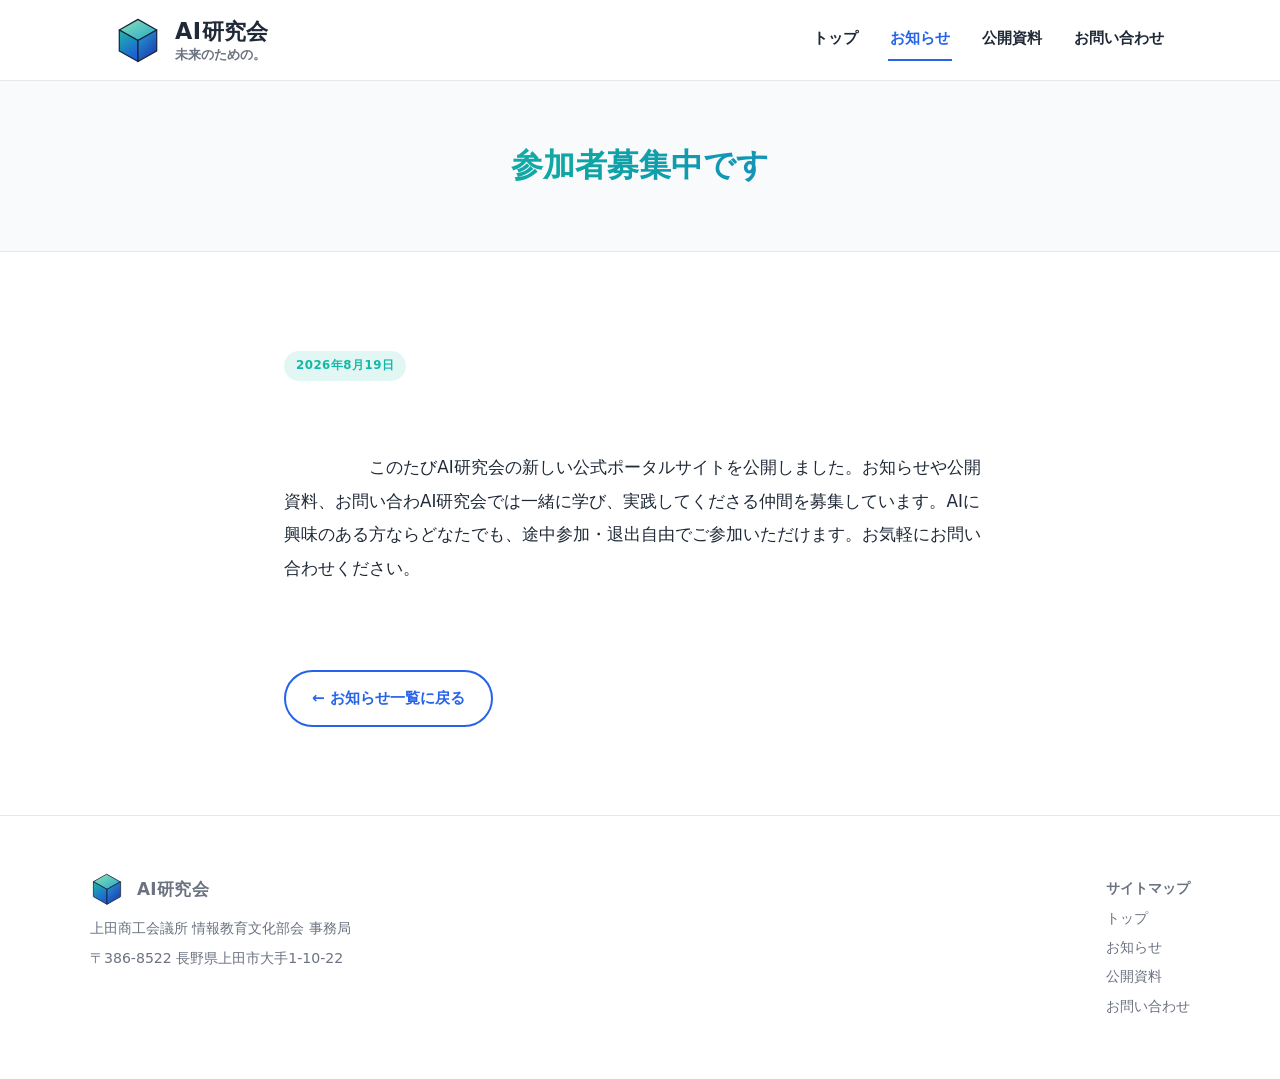
<file: news/3.html>
<!DOCTYPE html>
<html lang="ja">

<head>
    <meta charset="UTF-8">
    <meta name="viewport" content="width=device-width, initial-scale=1">
    <title>参加者募集中です! ― AI研究会</title>
    <link rel="stylesheet" href="../css/style.css">
</head>

<body>
    <header class="site-header">
        <div class="header-inner">
            <a class="logo-link" href="../index.html">
                <span class="cube-svg">
                    <svg width="48" height="48" viewBox="0 0 200 200" aria-hidden="true">
                        <defs>
                            <linearGradient id="hgtop" x1="0" y1="0" x2="1" y2="1">
                                <stop offset="0" stop-color="#8ee3b6" />
                                <stop offset="1" stop-color="#22a6c9" />
                            </linearGradient>
                            <linearGradient id="hgleft" x1="0" y1="0" x2="0.4" y2="1">
                                <stop offset="0" stop-color="#1fb7a6" />
                                <stop offset="1" stop-color="#1d5fd6" />
                            </linearGradient>
                            <linearGradient id="hgright" x1="0" y1="0" x2="0.6" y2="1">
                                <stop offset="0" stop-color="#279fd9" />
                                <stop offset="1" stop-color="#1c3fae" />
                            </linearGradient>
                        </defs>
                        <g stroke="#16233b" stroke-width="5" stroke-linejoin="round" stroke-linecap="round">
                            <polygon points="100,14 178,58 100,102 22,58" fill="url(#hgtop)" />
                            <polygon points="22,58 100,102 100,190 22,146" fill="url(#hgleft)" />
                            <polygon points="178,58 100,102 100,190 178,146" fill="url(#hgright)" />
                        </g>
                    </svg>
                </span>
                <span class="logo-text">
                    <span class="logo-title">AI研究会</span>
                    <span class="logo-slogan">未来のための。</span>
                </span>
            </a>
            <nav class="desktop-nav">
                <a href="../index.html">トップ</a>
                <a href="index.html" class="active">お知らせ</a>
                <a href="../documents/index.html">公開資料</a>
                <a href="../contact/index.html">お問い合わせ</a>
            </nav>
            <button class="menu-btn" aria-label="メニュー">
                <svg viewBox="0 0 24 24" fill="none" stroke="currentColor" stroke-width="2">
                    <line x1="3" y1="6" x2="21" y2="6" />
                    <line x1="3" y1="12" x2="21" y2="12" />
                    <line x1="3" y1="18" x2="21" y2="18" />
                </svg>
            </button>
        </div>
        <nav class="mobile-nav">
            <a href="../index.html">トップ</a>
            <a href="index.html" class="active">お知らせ</a>
            <a href="../documents/index.html">公開資料</a>
            <a href="../contact/index.html">お問い合わせ</a>
        </nav>
    </header>

    <main>
        <div class="page-header">
            <h1>参加者募集中です</h1>
        </div>
        <section class="section section-narrow">
            <p class="date" style="margin-bottom:20px;display:inline-block">2026年8月19日</p>
            <p class="intro-text">
                このたびAI研究会の新しい公式ポータルサイトを公開しました。お知らせや公開資料、お問い合わAI研究会では一緒に学び、実践してくださる仲間を募集しています。AIに興味のある方ならどなたでも、途中参加・退出自由でご参加いただけます。お気軽にお問い合わせください。
            </p>
            <a class="btn btn-outline-blue back-link" href="index.html">← お知らせ一覧に戻る</a>
        </section>
    </main>

    <footer class="site-footer">
        <div class="footer-inner">
            <div>
                <a class="logo-link" href="../index.html">
                    <span class="cube-svg">
                        <svg width="34" height="34" viewBox="0 0 200 200" aria-hidden="true">
                            <defs>
                                <linearGradient id="fgtop" x1="0" y1="0" x2="1" y2="1">
                                    <stop offset="0" stop-color="#8ee3b6" />
                                    <stop offset="1" stop-color="#22a6c9" />
                                </linearGradient>
                                <linearGradient id="fgleft" x1="0" y1="0" x2="0.4" y2="1">
                                    <stop offset="0" stop-color="#1fb7a6" />
                                    <stop offset="1" stop-color="#1d5fd6" />
                                </linearGradient>
                                <linearGradient id="fgright" x1="0" y1="0" x2="0.6" y2="1">
                                    <stop offset="0" stop-color="#279fd9" />
                                    <stop offset="1" stop-color="#1c3fae" />
                                </linearGradient>
                            </defs>
                            <g stroke="#16233b" stroke-width="5" stroke-linejoin="round" stroke-linecap="round">
                                <polygon points="100,14 178,58 100,102 22,58" fill="url(#fgtop)" />
                                <polygon points="22,58 100,102 100,190 22,146" fill="url(#fgleft)" />
                                <polygon points="178,58 100,102 100,190 178,146" fill="url(#fgright)" />
                            </g>
                        </svg>
                    </span>
                    <span class="logo-text"><span class="logo-title" style="font-size:1.05rem">AI研究会</span></span>
                </a>
                <p>上田商工会議所 情報教育文化部会 事務局</p>
                <p>〒386-8522 長野県上田市大手1-10-22</p>
            </div>
            <div>
                <p><strong>サイトマップ</strong></p>
                <p><a href="../index.html">トップ</a></p>
                <p><a href="index.html">お知らせ</a></p>
                <p><a href="../documents/index.html">公開資料</a></p>
                <p><a href="../contact/index.html">お問い合わせ</a></p>
            </div>
        </div>
    </footer>
    <script src="../js/main.js"></script>
</body>

</html>
</file>
<file: css/style.css>
:root {
  --teal: #14b8a6;
  --blue: #2563eb;
  --gradient: linear-gradient(135deg, #2dd4bf 0%, #0ea5a3 45%, #2563eb 100%);
  --text: #1f2937;
  --muted: #6b7280;
  --bg: #ffffff;
  --card-bg: #f8fafc;
  --border: #e5e7eb;
  --radius: 18px;
  --shadow: 0 10px 30px -12px rgba(20, 60, 90, 0.18);
}

* {
  box-sizing: border-box;
}

html,
body {
  margin: 0;
  padding: 0;
}

body {
  font-family: "Hiragino Sans", "Yu Gothic", "Noto Sans JP", system-ui, -apple-system, sans-serif;
  color: var(--text);
  background: var(--bg);
  line-height: 1.8;
  min-height: 100vh;
  display: flex;
  flex-direction: column;
}

a {
  color: inherit;
  text-decoration: none;
}

img {
  max-width: 100%;
  display: block;
}

button {
  font-family: inherit;
  cursor: pointer;
}

/* header */
header.site-header {
  position: sticky;
  top: 0;
  z-index: 50;
  background: rgba(255, 255, 255, 0.92);
  backdrop-filter: blur(8px);
  border-bottom: 1px solid var(--border);
}

.header-inner {
  max-width: 1100px;
  margin: 0 auto;
  display: flex;
  align-items: center;
  justify-content: space-between;
  padding: 16px 24px;
}

.logo-link {
  display: flex;
  align-items: center;
  gap: 13px;
}

.cube-svg {
  display: flex;
  flex-shrink: 0;
}

.logo-text {
  display: flex;
  flex-direction: column;
  line-height: 1.25;
  gap: 2px;
}

.logo-title {
  font-weight: 800;
  font-size: 1.4rem;
  letter-spacing: 0.02em;
}

.logo-slogan {
  font-size: 0.8rem;
  color: var(--muted);
  font-weight: 600;
}

@media (max-width: 420px) {
  .header-inner {
    padding: 12px 16px;
  }

  .logo-title {
    font-size: 1.18rem;
  }

  .logo-slogan {
    font-size: 0.7rem;
  }
}

nav.desktop-nav {
  display: flex;
  gap: 28px;
}

nav.desktop-nav a {
  font-weight: 600;
  font-size: 0.95rem;
  color: var(--text);
  padding: 6px 2px;
  border-bottom: 2px solid transparent;
}

nav.desktop-nav a:hover,
nav.desktop-nav a.active {
  border-color: var(--blue);
  color: var(--blue);
}

.menu-btn {
  display: none;
  background: none;
  border: none;
  padding: 8px;
  color: var(--text);
}

.menu-btn svg {
  width: 26px;
  height: 26px;
}

.mobile-nav {
  display: none;
  flex-direction: column;
  gap: 2px;
  border-top: 1px solid var(--border);
  background: #fff;
}

.mobile-nav a {
  padding: 14px 20px;
  font-weight: 600;
  border-bottom: 1px solid var(--border);
}

.mobile-nav a.active {
  color: var(--blue);
}

.mobile-nav.open {
  display: flex;
}

@media (max-width: 760px) {
  nav.desktop-nav {
    display: none;
  }

  .menu-btn {
    display: block;
  }
}

/* hero */
.hero {
  background: var(--gradient);
  color: #fff;
  padding: 92px 24px 112px;
  text-align: center;
}

.hero-inner {
  max-width: 760px;
  margin: 0 auto;
}

.hero .cube-svg {
  margin: 0 auto 28px;
  justify-content: center;
}

.hero h1 {
  font-size: clamp(2rem, 5.4vw, 2.7rem);
  font-weight: 800;
  margin: 0 0 10px;
  letter-spacing: 0.02em;
}

.hero .slogan {
  font-size: 1.2rem;
  font-weight: 600;
  opacity: 0.95;
  margin: 0 0 26px;
}

.hero .lead {
  font-size: 1.05rem;
  opacity: 0.95;
  margin: 0 auto 34px;
  max-width: 620px;
  line-height: 1.9;
}

.hero-ctas {
  display: flex;
  gap: 16px;
  justify-content: center;
  flex-wrap: wrap;
}

@media (max-width: 640px) {
  .hero {
    padding: 64px 20px 76px;
  }

  .hero .cube-svg {
    margin: 0 auto 20px;
  }
}

.btn {
  display: inline-block;
  padding: 13px 26px;
  border-radius: 999px;
  font-weight: 700;
  font-size: 0.95rem;
  border: 2px solid transparent;
  transition: transform 0.15s ease;
}

.btn:hover {
  transform: translateY(-2px);
}

.btn-solid {
  background: #fff;
  color: var(--blue);
}

.btn-outline {
  background: transparent;
  color: #fff;
  border-color: rgba(255, 255, 255, 0.8);
}

.btn-primary {
  background: var(--gradient);
  color: #fff;
}

.btn-primary:hover {
  opacity: 0.92;
}

.btn-outline-blue {
  background: transparent;
  color: var(--blue);
  border-color: var(--blue);
}

main {
  flex: 1;
}

.section {
  max-width: 1100px;
  margin: 0 auto;
  padding: 88px 24px;
}

.section-narrow {
  max-width: 760px;
}

.section h2 {
  font-size: 1.7rem;
  font-weight: 800;
  margin: 0 0 10px;
  background: var(--gradient);
  -webkit-background-clip: text;
  background-clip: text;
  color: transparent;
  display: inline-block;
}

.section .section-sub {
  color: var(--muted);
  margin: 0 0 40px;
}

.intro-text {
  white-space: pre-wrap;
  font-size: 1.05rem;
  color: var(--text);
  line-height: 2;
}

.card-grid {
  display: grid;
  grid-template-columns: repeat(3, 1fr);
  gap: 26px;
}

@media (max-width: 900px) {
  .card-grid {
    grid-template-columns: repeat(2, 1fr);
  }
}

@media (max-width: 620px) {
  .card-grid {
    grid-template-columns: 1fr;
  }
}

@media (max-width: 640px) {
  .section {
    padding: 60px 20px;
  }

  .section .section-sub {
    margin-bottom: 28px;
  }
}

.card {
  background: var(--card-bg);
  border: 1px solid var(--border);
  border-radius: var(--radius);
  padding: 30px;
  display: flex;
  flex-direction: column;
  gap: 8px;
  transition: box-shadow 0.15s ease, transform 0.15s ease;
}

a.card:hover {
  box-shadow: var(--shadow);
  transform: translateY(-3px);
}

.date {
  display: inline-block;
  font-size: 0.74rem;
  color: var(--teal);
  font-weight: 700;
  letter-spacing: 0.04em;
  background: rgba(20, 184, 166, 0.12);
  padding: 4px 12px;
  border-radius: 999px;
}

.card .date {
  align-self: flex-start;
  margin-bottom: 6px;
}

.card h3 {
  margin: 0 0 2px;
  font-size: 1.14rem;
  line-height: 1.5;
}

.card p {
  margin: 0;
  color: var(--muted);
  font-size: 0.92rem;
  line-height: 1.7;
}

.highlight-icon {
  width: 46px;
  height: 46px;
  border-radius: 12px;
  background: var(--gradient);
  display: flex;
  align-items: center;
  justify-content: center;
  color: #fff;
  font-weight: 800;
  font-size: 1.1rem;
  flex-shrink: 0;
}

.cta-banner {
  background: var(--card-bg);
  border: 1px solid var(--border);
  border-radius: 24px;
  padding: 60px 32px;
  text-align: center;
  margin: 0 24px 96px;
}

.cta-banner h2 {
  margin-top: 0;
}

.cta-banner p {
  color: var(--muted);
  max-width: 520px;
  margin: 0 auto 24px;
}

footer.site-footer {
  border-top: 1px solid var(--border);
  padding: 56px 24px;
  color: var(--muted);
  font-size: 0.88rem;
}

.footer-inner {
  max-width: 1100px;
  margin: 0 auto;
  display: flex;
  justify-content: space-between;
  gap: 28px;
  flex-wrap: wrap;
}

.footer-inner .logo-link {
  margin-bottom: 10px;
}

.footer-inner p {
  margin: 4px 0;
}

@media (max-width: 640px) {
  .cta-banner {
    padding: 44px 24px;
    margin: 0 20px 64px;
  }

  footer.site-footer {
    padding: 40px 20px;
  }
}

/* generic page header */
.page-header {
  background: var(--card-bg);
  border-bottom: 1px solid var(--border);
  padding: 56px 24px;
  text-align: center;
}

.page-header h1 {
  margin: 0;
  font-size: 2rem;
  font-weight: 800;
  background: var(--gradient);
  -webkit-background-clip: text;
  background-clip: text;
  color: transparent;
}

@media (max-width: 640px) {
  .page-header {
    padding: 40px 20px;
  }

  .page-header h1 {
    font-size: 1.6rem;
  }
}

.doc-item {
  display: flex;
  align-items: center;
  gap: 18px;
  flex-wrap: wrap;
  padding: 20px 22px;
  border: 1px solid var(--border);
  border-radius: 16px;
  margin-bottom: 16px;
  background: var(--card-bg);
}

.doc-ext {
  flex-shrink: 0;
  width: 52px;
  height: 52px;
  border-radius: 12px;
  background: var(--gradient);
  color: #fff;
  font-weight: 800;
  font-size: 0.75rem;
  letter-spacing: 0.02em;
  display: flex;
  align-items: center;
  justify-content: center;
}

.doc-item .meta {
  flex: 1 1 220px;
}

.doc-item .meta h3 {
  margin: 0 0 4px;
  font-size: 1.05rem;
}

.doc-item .meta p {
  margin: 0;
  color: var(--muted);
  font-size: 0.88rem;
}

.doc-item .btn {
  flex-shrink: 0;
  margin-left: auto;
}

@media (max-width: 480px) {
  .doc-item .btn {
    width: 100%;
    text-align: center;
    margin-left: 0;
  }
}

form.contact-form {
  display: flex;
  flex-direction: column;
  gap: 16px;
}

form.contact-form label {
  font-weight: 700;
  font-size: 0.9rem;
  display: flex;
  flex-direction: column;
  gap: 6px;
}

form.contact-form input,
form.contact-form textarea {
  font-family: inherit;
  font-size: 0.95rem;
  padding: 12px 14px;
  border-radius: 10px;
  border: 1px solid var(--border);
  background: #fff;
}

form.contact-form input:focus,
form.contact-form textarea:focus {
  outline: 2px solid var(--teal);
}

form.contact-form textarea {
  resize: vertical;
  min-height: 120px;
}

form.contact-form fieldset.radio-group {
  border: none;
  padding: 0;
  margin: 0;
  display: flex;
  flex-direction: column;
  gap: 12px;
}

form.contact-form fieldset.radio-group legend {
  font-weight: 700;
  font-size: 0.9rem;
  padding: 0;
  margin-bottom: 6px;
  color: var(--text);
}

.radio-option {
  display: flex;
  align-items: center;
  gap: 10px;
  font-weight: 500;
  font-size: 0.95rem;
  color: var(--text);
  cursor: pointer;
}

.radio-option input {
  width: 17px;
  height: 17px;
  accent-color: var(--teal);
  cursor: pointer;
}

.form-note {
  font-size: 0.82rem;
  color: var(--muted);
}

.contact-info-box {
  margin-top: 40px;
  padding: 22px;
  border-radius: 14px;
  background: var(--card-bg);
  border: 1px solid var(--border);
  font-size: 0.9rem;
  color: var(--muted);
}

.empty-note {
  color: var(--muted);
  padding: 30px 0;
}

.back-link {
  margin-top: 34px;
  display: inline-block;
}
</file>
